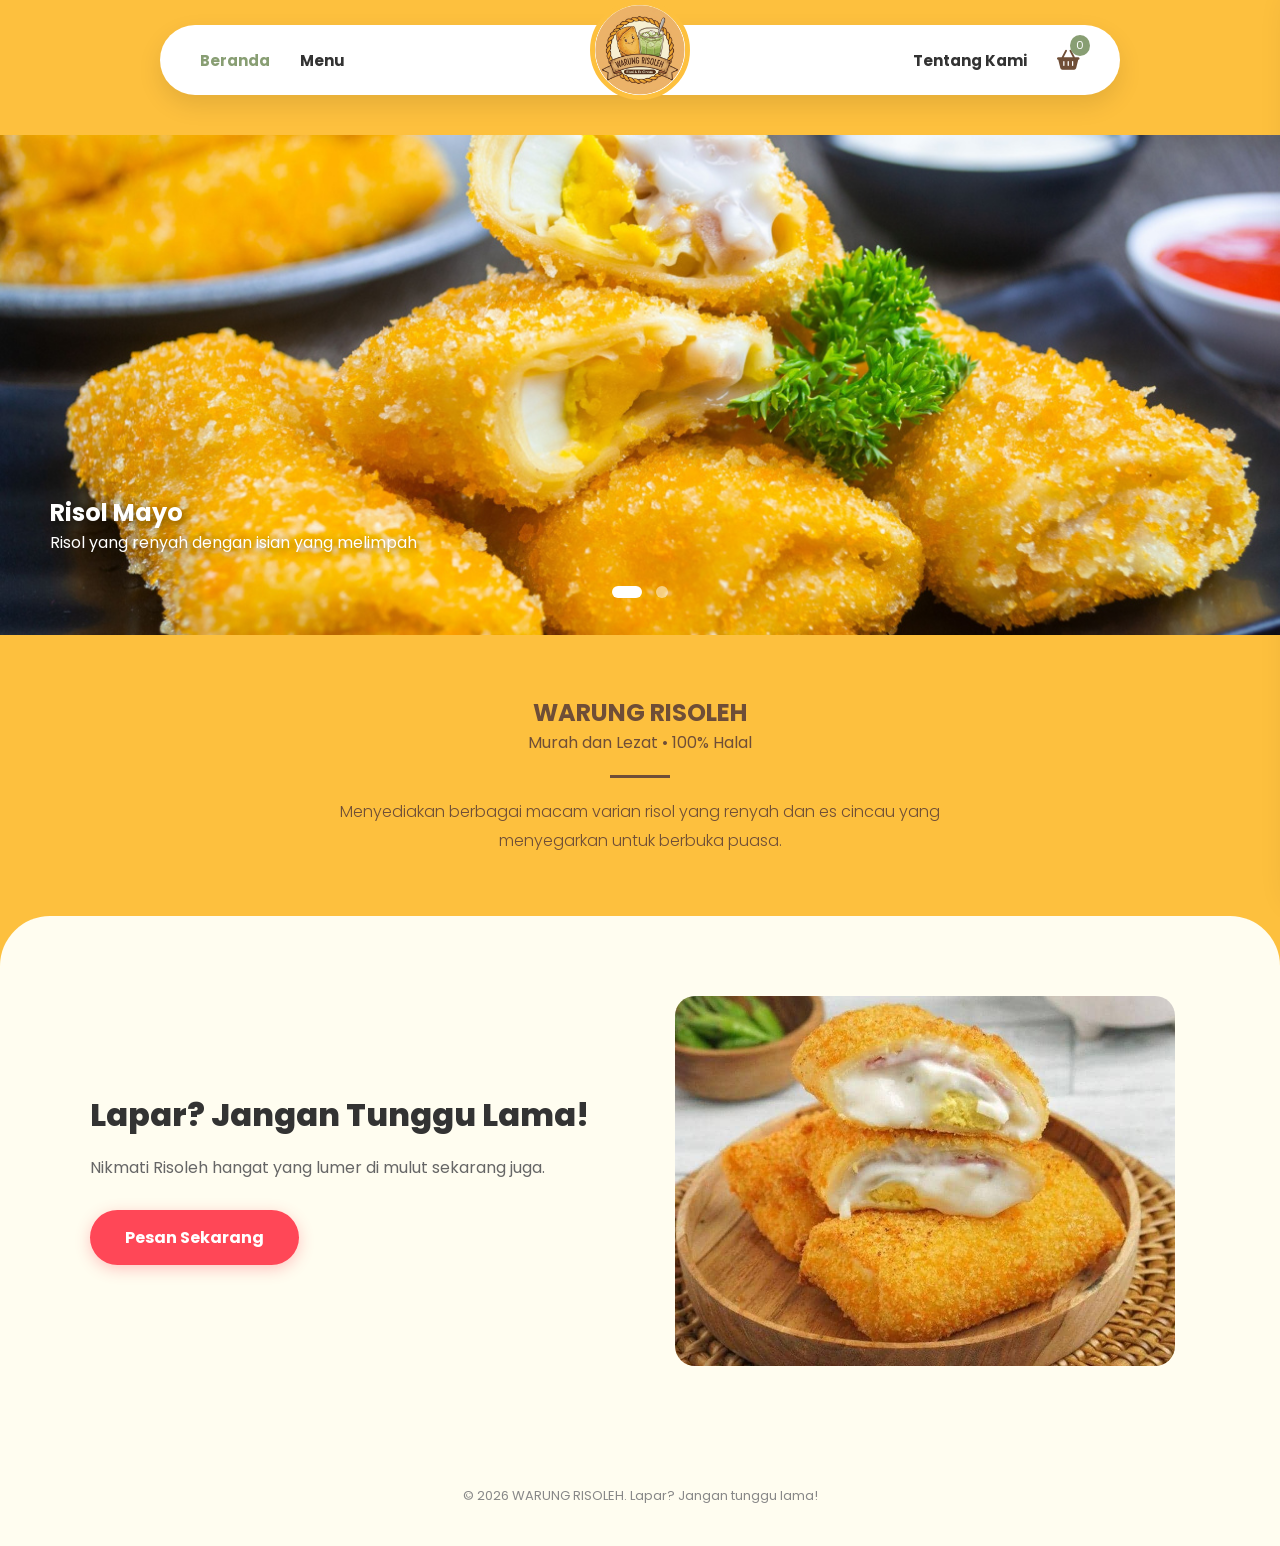
<file: index.html>
<!doctype html>
<html lang="id">
  <head>
    <meta charset="UTF-8" />
    <meta name="viewport" content="width=device-width, initial-scale=1.0" />
    <title>WARUNG RISOLEH | Aneka Risol & Es Cincau</title>
    <link rel="stylesheet" href="style.css" /> 
    <link href="https://fonts.googleapis.com/css2?family=Playfair+Display:wght@700&family=Poppins:wght@300;400;600&display=swap" rel="stylesheet" />
    <link rel="stylesheet" href="https://cdnjs.cloudflare.com/ajax/libs/font-awesome/6.0.0/css/all.min.css">
  </head>
  <body>

    <!-- Header & Navbar Kapsul -->
    <header class="top-header">
      <nav class="navbar-container">
        <div class="nav-pill">
          <div class="nav-left">
            <a href="index.html" class="active">Beranda</a>
            <a href="produk.html">Menu</a>
          </div>
          
          <div class="nav-center">
            <div class="logo-circle" onclick="window.location.href='index.html'">
              <img src="logo risoleh.jpg" alt="Logo">
            </div>
          </div>
          
          <div class="nav-right">
            <a href="kontak.html">Tentang Kami</a>
            <div class="cart-trigger" onclick="openCart()">
              <i class="fa-solid fa-basket-shopping"></i>
              <span id="cart-count">0</span>
            </div>
          </div>
        </div>
      </nav>
    </header>

    <!-- Slider Banner Otomatis -->
    <section class="slider-container">
      <div class="slides">
        <div class="slide active">
          <img src="Resep-Risol-Mayo-Lumer-Cocok-Untuk-Usaha-Kuliner.jpg (2).jpeg" alt="Risol">
          <div class="slide-caption">
            <h2>Risol Mayo</h2>
            <p>Risol yang renyah dengan isian yang melimpah</p>
          </div>
        </div>
        <div class="slide">
          <img src="cincau.png" alt="Es Cincau">
          <div class="slide-caption">
            <h2>Es Cincau</h2>
            <p>Perpaduan sirup, cincau, dan es yang menyegarkan</p>
          </div>
        </div>
      </div>
      <div class="slider-dots">
        <span class="dot active" onclick="currentSlide(0)"></span>
        <span class="dot" onclick="currentSlide(1)"></span>
      </div>
    </section>

    <!-- Deskripsi Brand -->
    <section class="brand-description">
      <h1>WARUNG RISOLEH</h1>
      <p class="sub-text">Murah dan Lezat • 100% Halal</p>
      <div class="line-deco"></div>
      <p class="main-desc">Menyediakan berbagai macam varian risol yang renyah dan es cincau yang menyegarkan untuk berbuka puasa.</p>
    </section>

    <section class="container products-section">
  <div class="hero-content-wrapper">
    <!-- Bagian Kiri: Tulisan & Tombol -->
    <div class="hero-text">
      <h1>Lapar? Jangan Tunggu Lama!</h1>
      <p>Nikmati Risoleh hangat yang lumer di mulut sekarang juga.</p>
      <a href="produk.html" class="btn-pesan">Pesan Sekarang</a>
    </div>

    <!-- Bagian Kanan: Gambar -->
    <div class="hero-image">
      <img src="tips-membuat-risol-mayo-resep-risol-mayo-cara-membuat-kulit-risol-tips-mayonais-tidak-hilang-tips-mayonais-lumer-risol-mayo-simpel-9cde86371d7fc78c91ae80a6ffab250e-f6ce8413b01479537d09f73df91c3703.jpg.jpeg" alt="Foto Produk Risoleh">
    </div>
  </div>
</section>

    <footer>
      <p>&copy; 2026 WARUNG RISOLEH. Lapar? Jangan tunggu lama!</p>
    </footer>

    <!-- Keranjang Belanja (Sidebar) -->
    <div id="cart-sidebar" class="cart-sidebar">
      <div class="cart-header">
        <h2>Keranjang Saya</h2>
        <span class="close-cart" onclick="closeCart()">&times;</span>
      </div>
      <div id="cart-items-container" class="cart-items-list">
        <!-- Item keranjang akan muncul di sini -->
      </div>
      <div class="cart-footer">
        <div class="total-row">
          <span>Total Pembayaran:</span>
          <span id="cart-total-amount">Rp 0</span>
        </div>
        <button class="btn-checkout" onclick="processCheckoutAll()">
          <i class="fa-brands fa-whatsapp"></i> Pesan Sekarang
        </button>
      </div>
    </div>
    <div id="cart-overlay" class="cart-overlay" onclick="closeCart()"></div>

    <script src="script.js"></script>
  </body>
</html>
</file>
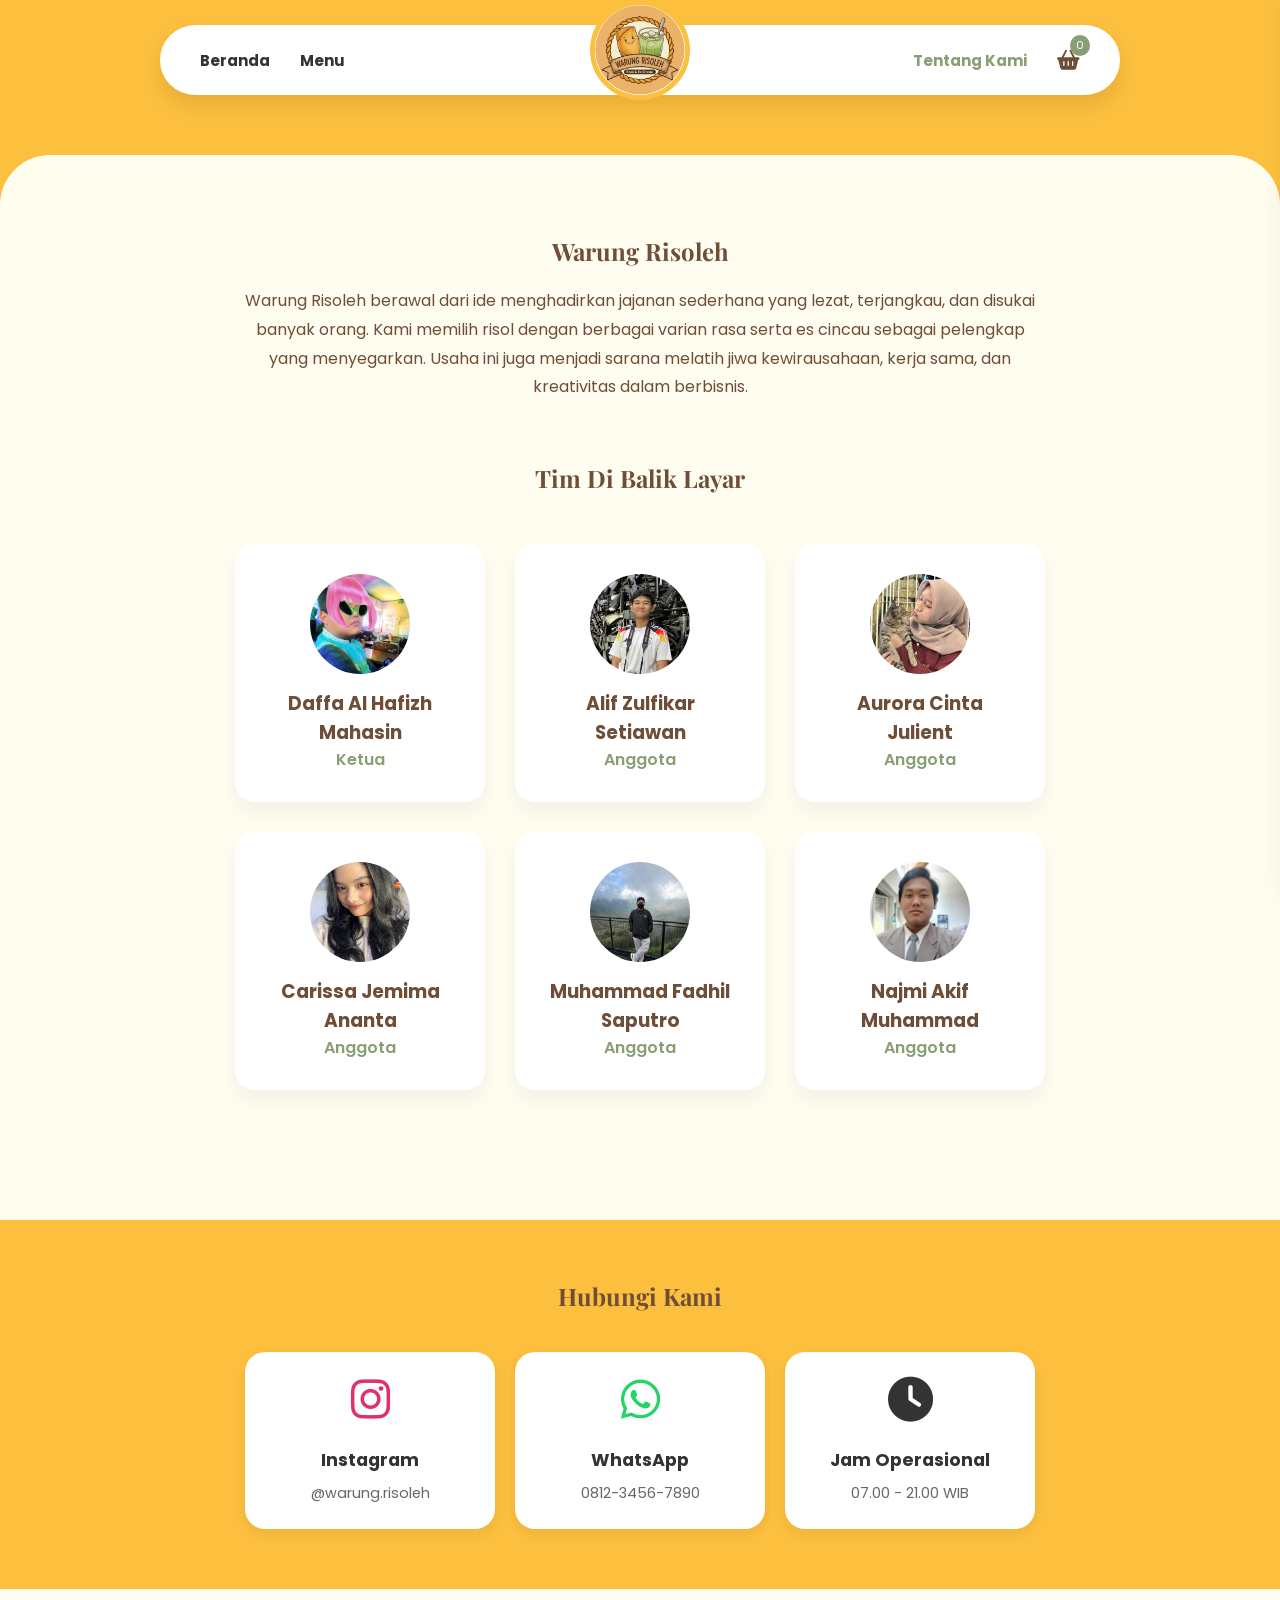
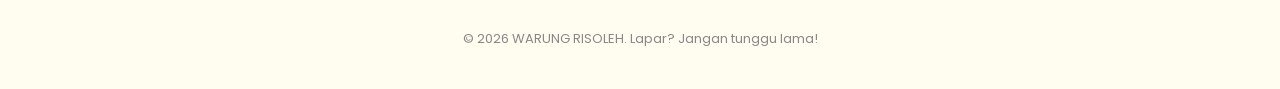
<file: kontak.html>
<!doctype html>
<html lang="id">

<head>
  <meta charset="UTF-8" />
  <meta name="viewport" content="width=device-width, initial-scale=1.0" />
  <title>Tentang & Kontak | WARUNG RISOLEH</title>
  <link rel="stylesheet" href="style.css" />
  <link
    href="https://fonts.googleapis.com/css2?family=Playfair+Display:wght@700&family=Poppins:wght@300;400;600&display=swap"
    rel="stylesheet" />
  <link rel="stylesheet" href="https://cdnjs.cloudflare.com/ajax/libs/font-awesome/6.0.0/css/all.min.css">
  <style>
    /* Style Khusus Halaman Kontak & About */
    .about-section {
      background-color: var(--soft-cream);
      padding: 80px 20px;
      border-radius: 50px 50px 0 0;
      text-align: center;
    }

    .team-grid {
      display: flex;
      /* Mengubah dari grid menjadi flex */
      flex-wrap: wrap;
      /* Mengizinkan kartu turun ke bawah jika layar sempit */
      justify-content: center;
      /* KUNCI UTAMA: Memaksa semua kartu berkumpul di tengah */
      gap: 30px;
      max-width: 1000px;
      margin: 50px auto;
      /* Pastikan margin-right: 20px dihapus! */
      padding: 0 20px;
      /* Memberi sedikit jarak aman di HP */
    }

    .team-card {
      background: white;
      display: flex;
      flex-direction: column;
      align-items: center;
      text-align: center;
      padding: 30px;
      border-radius: 20px;
      box-shadow: 0 10px 20px rgba(0, 0, 0, 0.05);
      transition: 0.3s;
      cursor: pointer;

      /* Tambahan baru: */
      width: 250px;
      /* Memberikan ukuran lebar yang pasti pada setiap kartu */
      flex-grow: 0;
      /* Mencegah kartu melebar sendiri merusak layout */
    }

    .team-card:hover {
      transform: translateY(-10px);
    }

    .team-img {
      width: 100px;
      height: 100px;
      border-radius: 50%;
      background-color: var(--bakery-yellow);
      margin: 0 auto 15px;
      display: flex;
      align-items: center;
      justify-content: center;
      font-size: 40px;
      color: var(--warm-brown);
      overflow: hidden;
    }

    .team-img img {
      width: 100%;
      height: 100%;
      object-fit: cover;
    }

    .contact-wrapper {
      display: flex;
      flex-wrap: wrap;
      gap: 40px;
      max-width: 1000px;
      margin: 60px auto;
      padding: 0 20px;
    }

    .contact-info {
      flex: 1;
      min-width: 300px;
      text-align: left;
    }

    .info-item {
      display: flex;
      align-items: center;
      gap: 15px;
      margin-bottom: 25px;
    }

    .info-item i {
      width: 50px;
      height: 50px;
      background: var(--bakery-yellow);
      border-radius: 50%;
      display: flex;
      align-items: center;
      justify-content: center;
      font-size: 20px;
    }

    .map-container {
      flex: 1;
      min-width: 300px;
      height: 350px;
      background: #eee;
      border-radius: 20px;
      overflow: hidden;
      border: 5px solid white;
      box-shadow: 0 10px 20px rgba(0, 0, 0, 0.1);
    }
  </style>
</head>

<body>

  <header class="top-header">
    <nav class="navbar-container">
      <div class="nav-pill">
        <div class="nav-left">
          <a href="index.html">Beranda</a>
          <a href="produk.html">Menu</a>
        </div>
        <div class="nav-center">
          <div class="logo-circle" onclick="window.location.href='index.html'">
            <img src="logo risoleh.jpg" alt="Logo">
          </div>
        </div>
        <div class="nav-right">
          <a href="kontak.html" class="active">Tentang Kami</a>
          <div class="cart-trigger" onclick="openCart()">
            <i class="fa-solid fa-basket-shopping"></i>
            <span id="cart-count">0</span>
          </div>
        </div>
      </div>
    </nav>
  </header>

  <section class="about-section">
    <div class="container">
      <h1 style="font-family: 'Playfair Display'; margin-bottom: 20px;">Warung Risoleh</h1>
      <p style="max-width: 800px; margin: 0 auto; line-height: 1.8;">
        Warung Risoleh berawal dari ide menghadirkan jajanan sederhana yang lezat, terjangkau, dan disukai banyak orang.
        Kami memilih risol dengan berbagai varian rasa serta es cincau sebagai pelengkap yang menyegarkan. Usaha ini
        juga menjadi sarana melatih jiwa kewirausahaan, kerja sama, dan kreativitas dalam berbisnis.
      </p>

      <h2 style="font-family: 'Playfair Display'; margin-top: 60px;">Tim Di Balik Layar</h2>
      <div class="team-grid">

        <div class="team-card" onclick="window.location.href='profil-daffa.html'">
          <div class="team-img">
            <img src="Daffa.jpg" alt="Foto Profil Daffa" />
          </div>
          <h3>Daffa Al Hafizh Mahasin</h3>
          <p style="color: var(--accent-green); font-weight: 600;">Ketua</p>
        </div>

        <div class="team-card" onclick="window.location.href='profil-alif.html'">
          <div class="team-img">
            <img src="Alif.jpg" alt="Foto Profil Alif" />
          </div>
          <h3>Alif Zulfikar Setiawan</h3>
          <p style="color: var(--accent-green); font-weight: 600;">Anggota</p>
        </div>

        <div class="team-card" onclick="window.location.href='profil-aurora.html'">
          <div class="team-img">
            <img src="Rora.jpg" alt="Foto Profil Aurora" />
          </div>
          <h3>Aurora Cinta Julient</h3>
          <p style="color: var(--accent-green); font-weight: 600;">Anggota</p>
        </div>

        <div class="team-card" onclick="window.location.href='profil-carissa.html'">
          <div class="team-img">
            <img src="Carissa (1).jpg" alt="Foto Profil Carissa" />
          </div>
          <h3>Carissa Jemima Ananta</h3>
          <p style="color: var(--accent-green); font-weight: 600;">Anggota</p>
        </div>

        <div class="team-card" onclick="window.location.href='profil-fadhil.html'">
          <div class="team-img">
            <img src="Fadhil.jpg" alt="Foto Profil Fadhil" />
          </div>
          <h3>Muhammad Fadhil Saputro</h3>
          <p style="color: var(--accent-green); font-weight: 600;">Anggota</p>
        </div>

        <div class="team-card" onclick="window.location.href='profil-akif.html'">
          <div class="team-img">
            <img src="Akif.jpg" alt="Foto Profil Akif" />
          </div>
          <h3>Najmi Akif Muhammad</h3>
          <p style="color: var(--accent-green); font-weight: 600;">Anggota</p>
        </div>

      </div>
    </div>
  </section>

  <section style="padding: 60px 0; background-color: var(--bakery-yellow);">
    <div class="container">
      <h2 style="text-align: center; font-family: 'Playfair Display', serif; margin-bottom: 40px;">Hubungi Kami</h2>

      <div class="contact-grid">

        <a href="https://www.instagram.com/warung.risoleh?igsh=MnlmNjljb2g2bmw2" target="_blank" class="contact-card">
          <i class="fa-brands fa-instagram" style="color: #E1306C;"></i>
          <h4>Instagram</h4>
          <p>@warung.risoleh</p>
        </a>

        <a href="https://wa.me/6281235832752?text=Halo%20Risoleh,%20saya%20ingin%20memesan" target="_blank"
          class="contact-card">
          <i class="fa-brands fa-whatsapp" style="color: #25D366;"></i>
          <h4>WhatsApp</h4>
          <p>0812-3456-7890</p>
        </a>

        <div class="contact-card no-hover">
          <i class="fa-solid fa-clock" style="color: #333;"></i>
          <h4>Jam Operasional</h4>
          <p>07.00 - 21.00 WIB</p>
        </div>

      </div>
    </div>
  </section>

  <footer>
    <p>&copy; 2026 WARUNG RISOLEH. Lapar? Jangan tunggu lama!</p>
  </footer>

  <div id="cart-sidebar" class="cart-sidebar">
    <div class="cart-header">
      <h2>Keranjang Saya</h2>
      <span class="close-cart" onclick="closeCart()">&times;</span>
    </div>
    <div id="cart-items-container" class="cart-items-list"></div>
    <div class="cart-footer">
      <div class="total-row">
        <span>Total:</span>
        <span id="cart-total-amount">Rp 0</span>
      </div>
      <button class="btn-checkout" onclick="processCheckoutAll()">
        <i class="fa-brands fa-whatsapp"></i> Pesan Sekarang
      </button>
    </div>
  </div>
  <div id="cart-overlay" class="cart-overlay" onclick="closeCart()"></div>

  <script src="script.js"></script>
  <script>
    // Inisialisasi UI Keranjang saat halaman dimuat
    document.addEventListener("DOMContentLoaded", () => {
      updateCartUI();
    });
  </script>
</body>

</html>
</file>
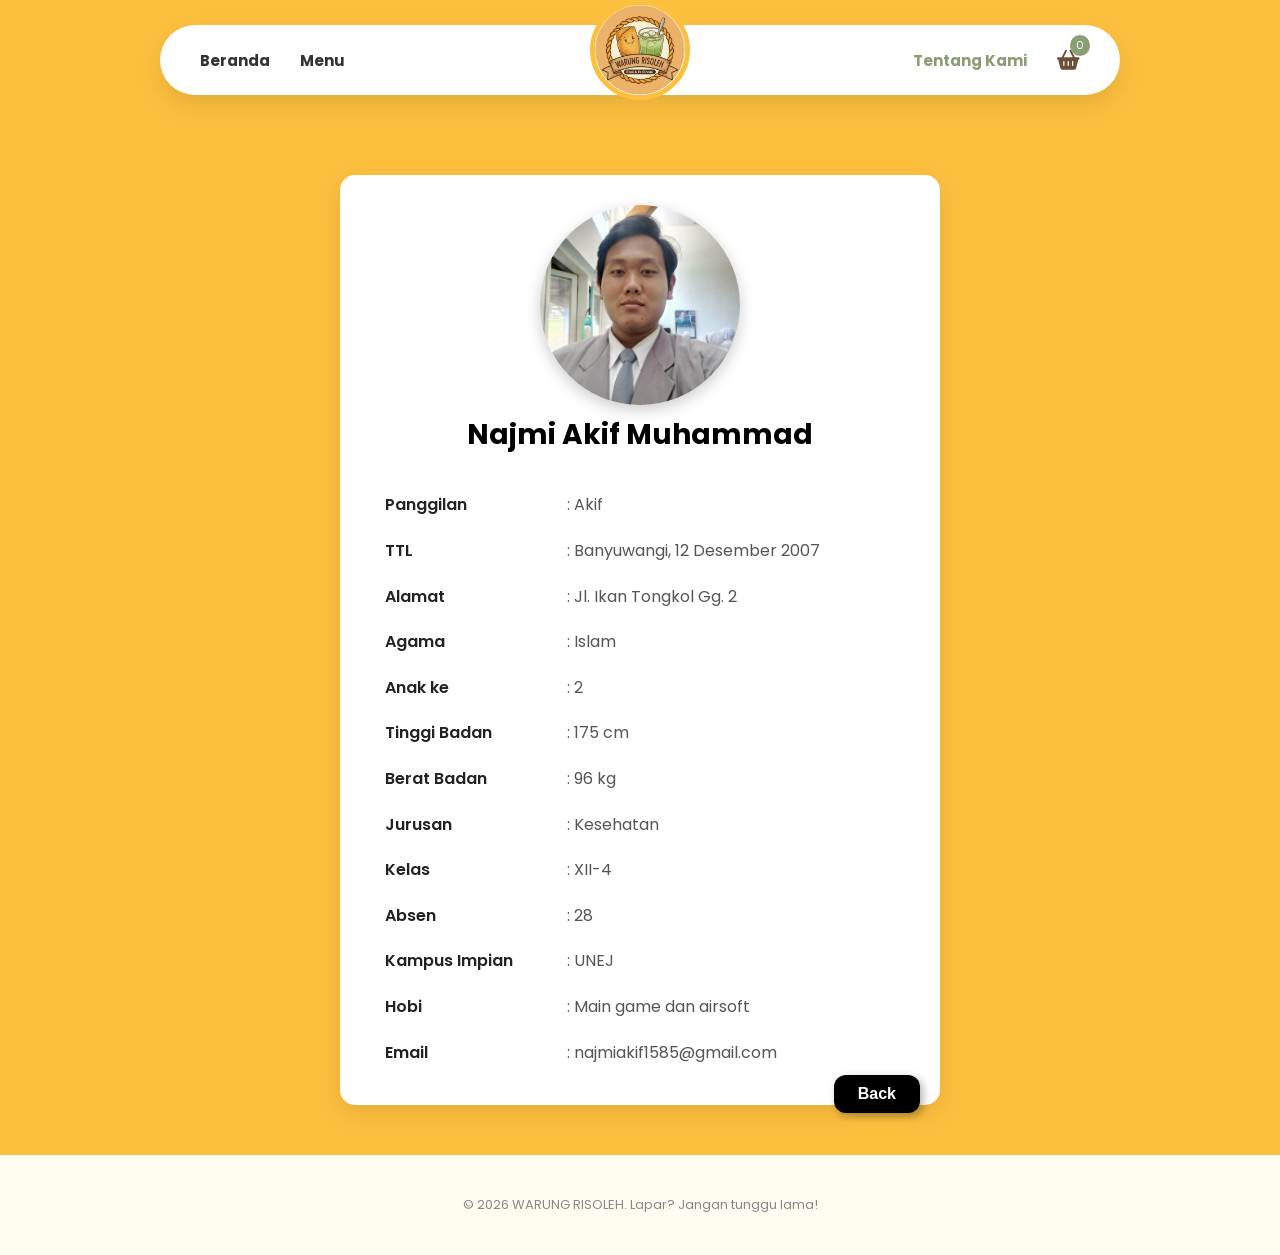
<file: profil-akif.html>
<!doctype html>
<html lang="id">
  <head>
    <meta charset="UTF-8" />
    <meta name="viewport" content="width=device-width, initial-scale=1.0" />
    <title>Tentang & Kontak | DAPUR MANIS</title>
    <link rel="stylesheet" href="style.css" /> 
    <link href="https://fonts.googleapis.com/css2?family=Playfair+Display:wght@700&family=Poppins:wght@300;400;600&display=swap" rel="stylesheet" />
    <link rel="stylesheet" href="https://cdnjs.cloudflare.com/ajax/libs/font-awesome/6.0.0/css/all.min.css">
    <style>
        .profile {
      max-width: 600px;
      margin: 20px auto;
      margin-bottom: 50px;
      line-height: 1.6;
      background-color: #ffffff;
      padding: 30px 40px;
      border-radius: 15px;
      box-shadow: 0 8px 25px rgba(0, 0, 0, 0.1);
      text-align: center;
      opacity: 0;
      transform: translateY(30px);
      animation: fadeIn 1.2s ease-out forwards;
    }
    .profile img {
      width: 200px;
      height: 200px;
      object-fit: cover;
      border-radius: 50%;
      box-shadow: 0 5px 15px rgba(0, 0, 0, 0.2);
    }
    .profile h3 {
      margin-bottom: 25px;
      font-size: 28px;
      color: #000000;
    }
    .table {
      width: 100%;
      margin: 0 auto;
      border-collapse: collapse;
      text-align: left;
    }
    .table td {
      padding: 10px 5px;
      font-size: 16px;
      color: #555;
    }
    .table td:first-child {
      font-weight: 600;
      width: 35%;
      color: #222;
    }
    @keyframes fadeIn {
      to {
        opacity: 1;
        transform: translateY(0);
      }
    }

    .btn-back {
    position: absolute;
    right: 20px;
    padding: 10px 24px;
    border: none;
    background-color: #000000;
    color: white;
    border-radius: 12px;
    cursor: pointer;
    font-weight: 700;
    font-size: 16px;
    box-shadow: 3px 3px 8px rgba(0, 0, 0, 0.3);
    transition: background-color 0.3s ease, box-shadow 0.3s ease;
  }

  .btn-back:hover {
    background-color: #333333;
    box-shadow: 4px 4px 12px rgba(0, 0, 0, 0.5);
  }
  </style>
</head>
  <body>

    <!-- Header & Navbar Kapsul -->
    <header class="top-header">
      <nav class="navbar-container">
        <div class="nav-pill">
          <div class="nav-left">
            <a href="index.html" >Beranda</a>
            <a href="produk.html">Menu</a>
          </div>
          
          <div class="nav-center">
            <div class="logo-circle" onclick="window.location.href='index.html'">
              <img src="logo risoleh.jpg" alt="Logo">
            </div>
          </div>
          
          <div class="nav-right">
             <a href="kontak.html" class="active">Tentang Kami</a>
            <div class="cart-trigger" onclick="openCart()">
              <i class="fa-solid fa-basket-shopping"></i>
              <span id="cart-count">0</span>
            </div>
          </div>
        </div>
      </nav>
    </header>

    <div class="profile">
        <img
          src="Akif.jpg"
          alt="Foto Profil Detail"
        />
        <h3>Najmi Akif Muhammad </h3>
        <table class="table">
                <tr>
                    <td>Panggilan</td>
                    <td>: Akif</td>
                </tr>
                <tr>
                    <td>TTL</td>
                    <td>: Banyuwangi, 12 Desember 2007</td>
                </tr>
                <tr>
                    <td>Alamat</td>
                    <td>: Jl. Ikan Tongkol Gg. 2</td>
                </tr>
                <tr>
                    <td>Agama</td>
                    <td>
                        : Islam</td>
                </tr>
                <tr>
                    <td>Anak ke</td>
                    <td>
                        : 2</td>
                </tr>
                <tr>
                    <td>Tinggi Badan</td>
                    <td>
                        : 175 cm</td>
                </tr>
                <tr>
                    <td>Berat Badan</td>
                    <td>
                        : 96 kg</td>
                </tr>
                <tr>
                    <td>Jurusan</td>
                    <td>
                        : Kesehatan</td>
                </tr>
                <tr>
                    <td>Kelas</td>
                    <td>
                        : XII-4</td>
                </tr>
                <tr>
                    <td>Absen</td>
                    <td>
                        : 28</td>
                </tr>
                <tr>
                    <td>Kampus Impian</td>
                    <td>
                        : UNEJ</td>
                </tr>
                <tr>
                    <td>Hobi</td>
                    <td>: Main game dan airsoft</td>
                </tr>
                <tr>
                    <td>Email</td>
                    <td>
                        : najmiakif1585@gmail.com</td>
                </tr>
            </table>
            <button class="btn-back" onclick="history.back()">Back</button>
    </div>
    
    <footer>
      <p>&copy; 2026 WARUNG RISOLEH. Lapar? Jangan tunggu lama!</p>
    </footer>
</file>
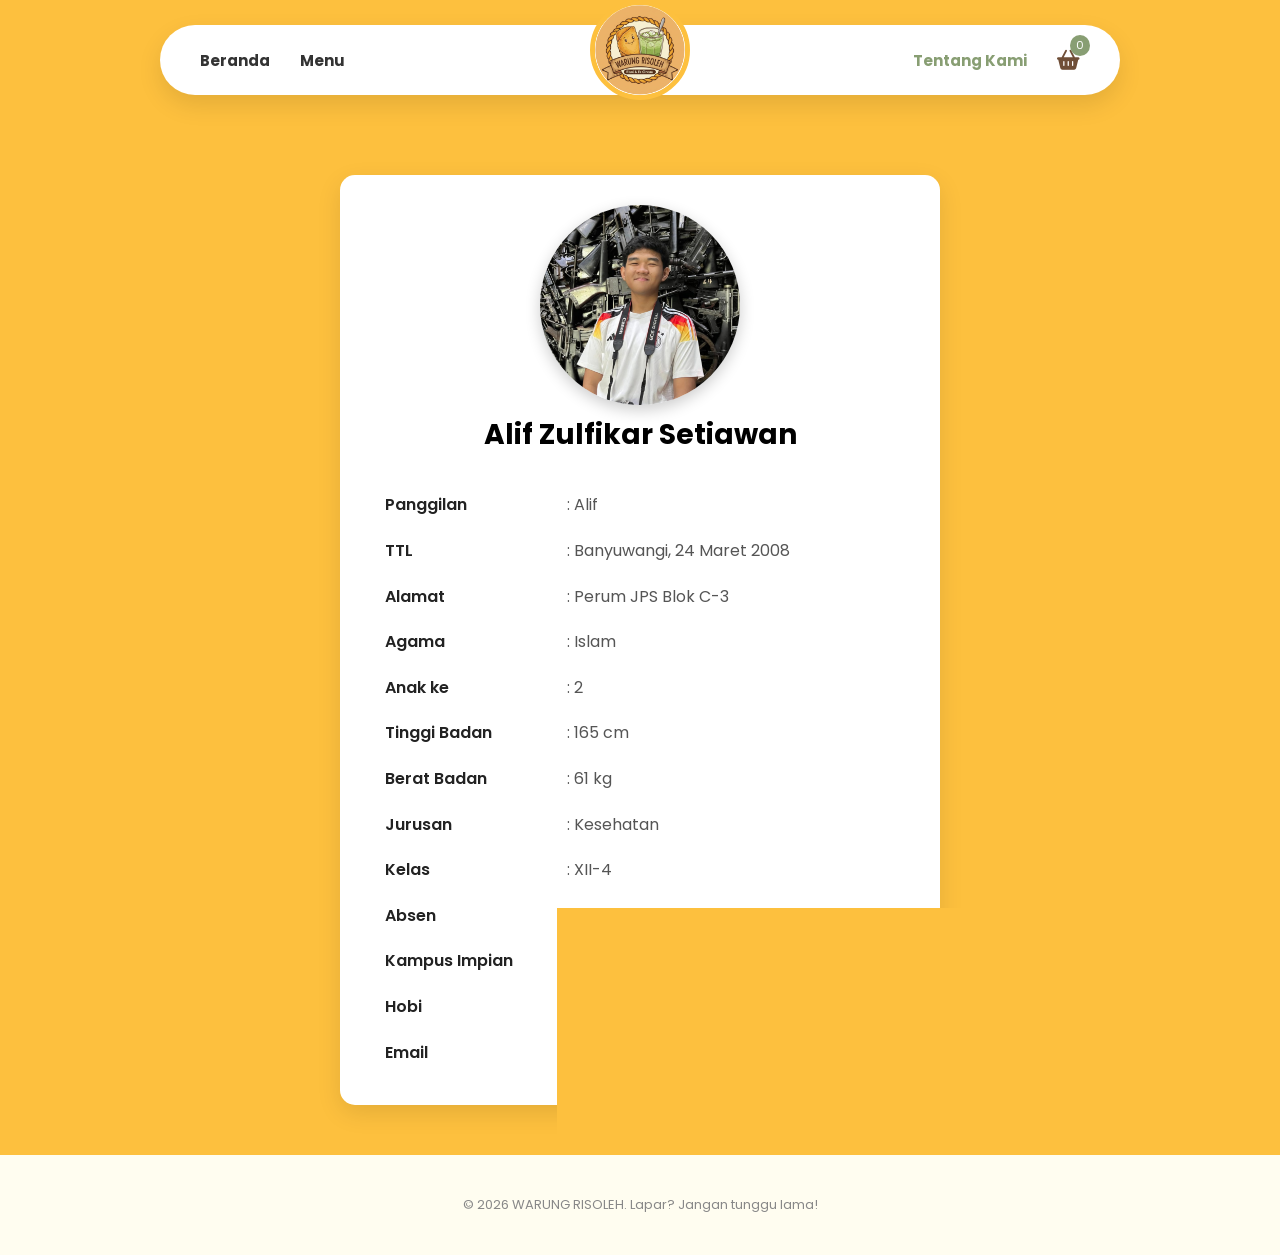
<file: profil-alif.html>
<!doctype html>
<html lang="id">
  <head>
    <meta charset="UTF-8" />
    <meta name="viewport" content="width=device-width, initial-scale=1.0" />
    <title>Tentang & Kontak | DAPUR MANIS</title>
    <link rel="stylesheet" href="style.css" /> 
    <link href="https://fonts.googleapis.com/css2?family=Playfair+Display:wght@700&family=Poppins:wght@300;400;600&display=swap" rel="stylesheet" />
    <link rel="stylesheet" href="https://cdnjs.cloudflare.com/ajax/libs/font-awesome/6.0.0/css/all.min.css">
    <style>
        .profile {
      max-width: 600px;
      margin: 20px auto;
      margin-bottom: 50px;
      line-height: 1.6;
      background-color: #ffffff;
      padding: 30px 40px;
      border-radius: 15px;
      box-shadow: 0 8px 25px rgba(0, 0, 0, 0.1);
      text-align: center;
      opacity: 0;
      transform: translateY(30px);
      animation: fadeIn 1.2s ease-out forwards;
    }
    .profile img {
      width: 200px;
      height: 200px;
      object-fit: cover;
      border-radius: 50%;
      box-shadow: 0 5px 15px rgba(0, 0, 0, 0.2);
    }
    .profile h3 {
      margin-bottom: 25px;
      font-size: 28px;
      color: #000000;
    }
    .table {
      width: 100%;
      margin: 0 auto;
      border-collapse: collapse;
      text-align: left;
    }
    .table td {
      padding: 10px 5px;
      font-size: 16px;
      color: #555;
    }
    .table td:first-child {
      font-weight: 600;
      width: 35%;
      color: #222;
    }
    @keyframes fadeIn {
      to {
        opacity: 1;
        transform: translateY(0);
      }
    }

    .btn-back {
    position: absolute;
    right: 20px;
    padding: 10px 24px;
    border: none;
    background-color: #000000;
    color: white;
    border-radius: 12px;
    cursor: pointer;
    font-weight: 700;
    font-size: 16px;
    box-shadow: 3px 3px 8px rgba(0, 0, 0, 0.3);
    transition: background-color 0.3s ease, box-shadow 0.3s ease;
  }

  .btn-back:hover {
    background-color: #333333;
    box-shadow: 4px 4px 12px rgba(0, 0, 0, 0.5);
  }
  </style>
</head>
  <body>

    <!-- Header & Navbar Kapsul -->
    <header class="top-header">
      <nav class="navbar-container">
        <div class="nav-pill">
          <div class="nav-left">
            <a href="index.html" >Beranda</a>
            <a href="produk.html">Menu</a>
          </div>
          
          <div class="nav-center">
            <div class="logo-circle" onclick="window.location.href='index.html'">
              <img src="logo risoleh.jpg" alt="Logo">
            </div>
          </div>
          
          <div class="nav-right">
             <a href="kontak.html" class="active">Tentang Kami</a>
            <div class="cart-trigger" onclick="openCart()">
              <i class="fa-solid fa-basket-shopping"></i>
              <span id="cart-count">0</span>
            </div>
          </div>
        </div>
      </nav>
    </header>

    <div class="profile">
        <img
          src="Alif.jpg"
          alt="Foto Profil Detail"
        />
        <h3>Alif Zulfikar Setiawan</h3>
        <table class="table">
                <tr>
                    <td>Panggilan</td>
                    <td>: Alif</td>
                </tr>
                <tr>
                    <td>TTL</td>
                    <td>: Banyuwangi, 24 Maret 2008</td>
                </tr>
                <tr>
                    <td>Alamat</td>
                    <td>: Perum JPS Blok C-3</td>
                </tr>
                <tr>
                    <td>Agama</td>
                    <td>
                        : Islam</td>
                </tr>
                <tr>
                    <td>Anak ke</td>
                    <td>
                        : 2</td>
                </tr>
                <tr>
                    <td>Tinggi Badan</td>
                    <td>
                        : 165 cm</td>
                </tr>
                <tr>
                    <td>Berat Badan</td>
                    <td>
                        : 61 kg</td>
                </tr>
                <tr>
                    <td>Jurusan</td>
                    <td>
                        : Kesehatan</td>
                </tr>
                <tr>
                    <td>Kelas</td>
                    <td>
                        : XII-4</td>
                </tr>
                <tr>
                    <td>Absen</td>
                    <td>
                        : 02</td>
                </tr>
                <tr>
                    <td>Kampus Impian</td>
                    <td>
                        : UGM</td>
                </tr>
                <tr>
                    <td>Hobi</td>
                    <td>: Nyanyi lagu kahitna</td>
                </tr>
                <tr>
                    <td>Email</td>
                    <td>
                        : alifzs2008@gmail.com</td>
                </tr>
            </table>
            <button class="btn-back" onclick="history.back()">Back</button>
    </div>
    
    <footer>
      <p>&copy; 2026 WARUNG RISOLEH. Lapar? Jangan tunggu lama!</p>
    </footer>
</file>
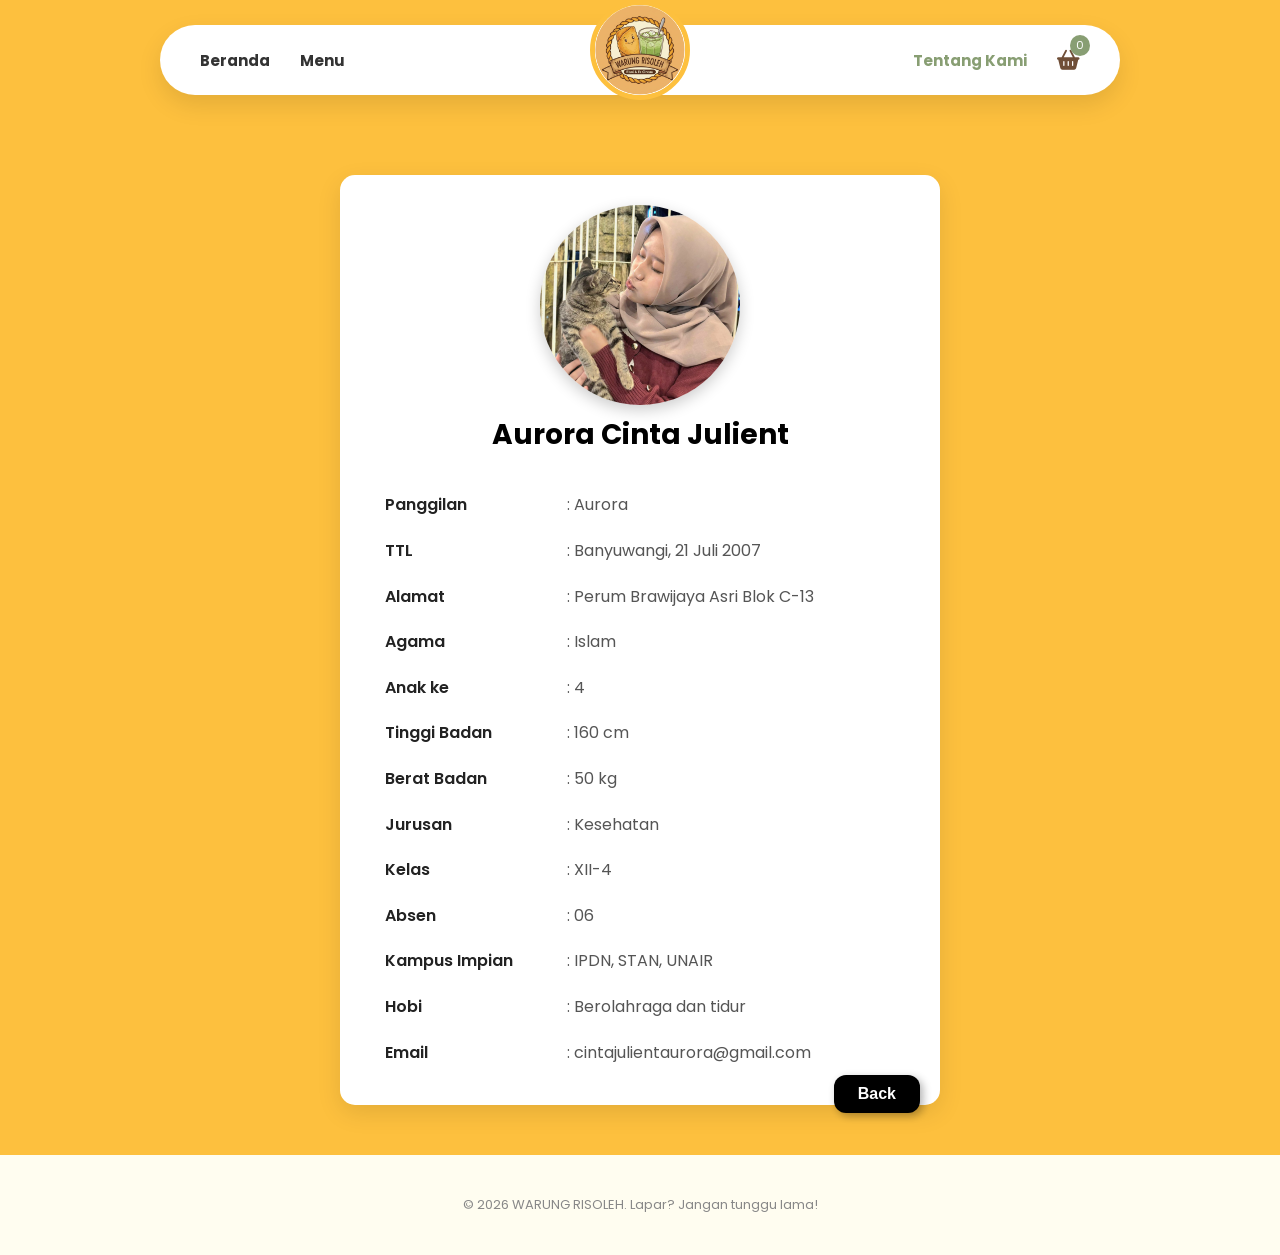
<file: profil-aurora.html>
<!doctype html>
<html lang="id">
  <head>
    <meta charset="UTF-8" />
    <meta name="viewport" content="width=device-width, initial-scale=1.0" />
    <title>Tentang & Kontak | DAPUR MANIS</title>
    <link rel="stylesheet" href="style.css" /> 
    <link href="https://fonts.googleapis.com/css2?family=Playfair+Display:wght@700&family=Poppins:wght@300;400;600&display=swap" rel="stylesheet" />
    <link rel="stylesheet" href="https://cdnjs.cloudflare.com/ajax/libs/font-awesome/6.0.0/css/all.min.css">
    <style>
        .profile {
      max-width: 600px;
      margin: 20px auto;
      margin-bottom: 50px;
      line-height: 1.6;
      background-color: #ffffff;
      padding: 30px 40px;
      border-radius: 15px;
      box-shadow: 0 8px 25px rgba(0, 0, 0, 0.1);
      text-align: center;
      opacity: 0;
      transform: translateY(30px);
      animation: fadeIn 1.2s ease-out forwards;
    }
    .profile img {
      width: 200px;
      height: 200px;
      object-fit: cover;
      border-radius: 50%;
      box-shadow: 0 5px 15px rgba(0, 0, 0, 0.2);
    }
    .profile h3 {
      margin-bottom: 25px;
      font-size: 28px;
      color: #000000;
    }
    .table {
      width: 100%;
      margin: 0 auto;
      border-collapse: collapse;
      text-align: left;
    }
    .table td {
      padding: 10px 5px;
      font-size: 16px;
      color: #555;
    }
    .table td:first-child {
      font-weight: 600;
      width: 35%;
      color: #222;
    }
    @keyframes fadeIn {
      to {
        opacity: 1;
        transform: translateY(0);
      }
    }

    .btn-back {
    position: absolute;
    right: 20px;
    padding: 10px 24px;
    border: none;
    background-color: #000000;
    color: white;
    border-radius: 12px;
    cursor: pointer;
    font-weight: 700;
    font-size: 16px;
    box-shadow: 3px 3px 8px rgba(0, 0, 0, 0.3);
    transition: background-color 0.3s ease, box-shadow 0.3s ease;
  }

  .btn-back:hover {
    background-color: #333333;
    box-shadow: 4px 4px 12px rgba(0, 0, 0, 0.5);
  }
  </style>
</head>
  <body>

    <!-- Header & Navbar Kapsul -->
    <header class="top-header">
      <nav class="navbar-container">
        <div class="nav-pill">
          <div class="nav-left">
            <a href="index.html" >Beranda</a>
            <a href="produk.html">Menu</a>
          </div>
          
          <div class="nav-center">
            <div class="logo-circle" onclick="window.location.href='index.html'">
              <img src="logo risoleh.jpg" alt="Logo">
            </div>
          </div>
          
          <div class="nav-right">
             <a href="kontak.html" class="active">Tentang Kami</a>
            <div class="cart-trigger" onclick="openCart()">
              <i class="fa-solid fa-basket-shopping"></i>
              <span id="cart-count">0</span>
            </div>
          </div>
        </div>
      </nav>
    </header>

    <div class="profile">
        <img
          src="Rora.jpg"
          alt="Foto Profil Detail"
        />
        <h3>Aurora Cinta Julient</h3>
        <table class="table">
                <tr>
                    <td>Panggilan</td>
                    <td>: Aurora</td>
                </tr>
                <tr>
                    <td>TTL</td>
                    <td>: Banyuwangi, 21 Juli 2007</td>
                </tr>
                <tr>
                    <td>Alamat</td>
                    <td>: Perum Brawijaya Asri Blok C-13</td>
                </tr>
                <tr>
                    <td>Agama</td>
                    <td>
                        : Islam</td>
                </tr>
                <tr>
                    <td>Anak ke</td>
                    <td>
                        : 4</td>
                </tr>
                <tr>
                    <td>Tinggi Badan</td>
                    <td>
                        : 160 cm</td>
                </tr>
                <tr>
                    <td>Berat Badan</td>
                    <td>
                        : 50 kg</td>
                </tr>
                <tr>
                    <td>Jurusan</td>
                    <td>
                        : Kesehatan</td>
                </tr>
                <tr>
                    <td>Kelas</td>
                    <td>
                        : XII-4</td>
                </tr>
                <tr>
                    <td>Absen</td>
                    <td>
                        : 06</td>
                </tr>
                <tr>
                    <td>Kampus Impian</td>
                    <td>
                        : IPDN, STAN, UNAIR</td>
                </tr>
                <tr>
                    <td>Hobi</td>
                    <td>: Berolahraga dan tidur</td>
                </tr>
                <tr>
                    <td>Email</td>
                    <td>
                        : cintajulientaurora@gmail.com</td>
                </tr>
            </table>
            <button class="btn-back" onclick="history.back()">Back</button>
    </div>
    
    <footer>
      <p>&copy; 2026 WARUNG RISOLEH. Lapar? Jangan tunggu lama!</p>
    </footer>
</file>
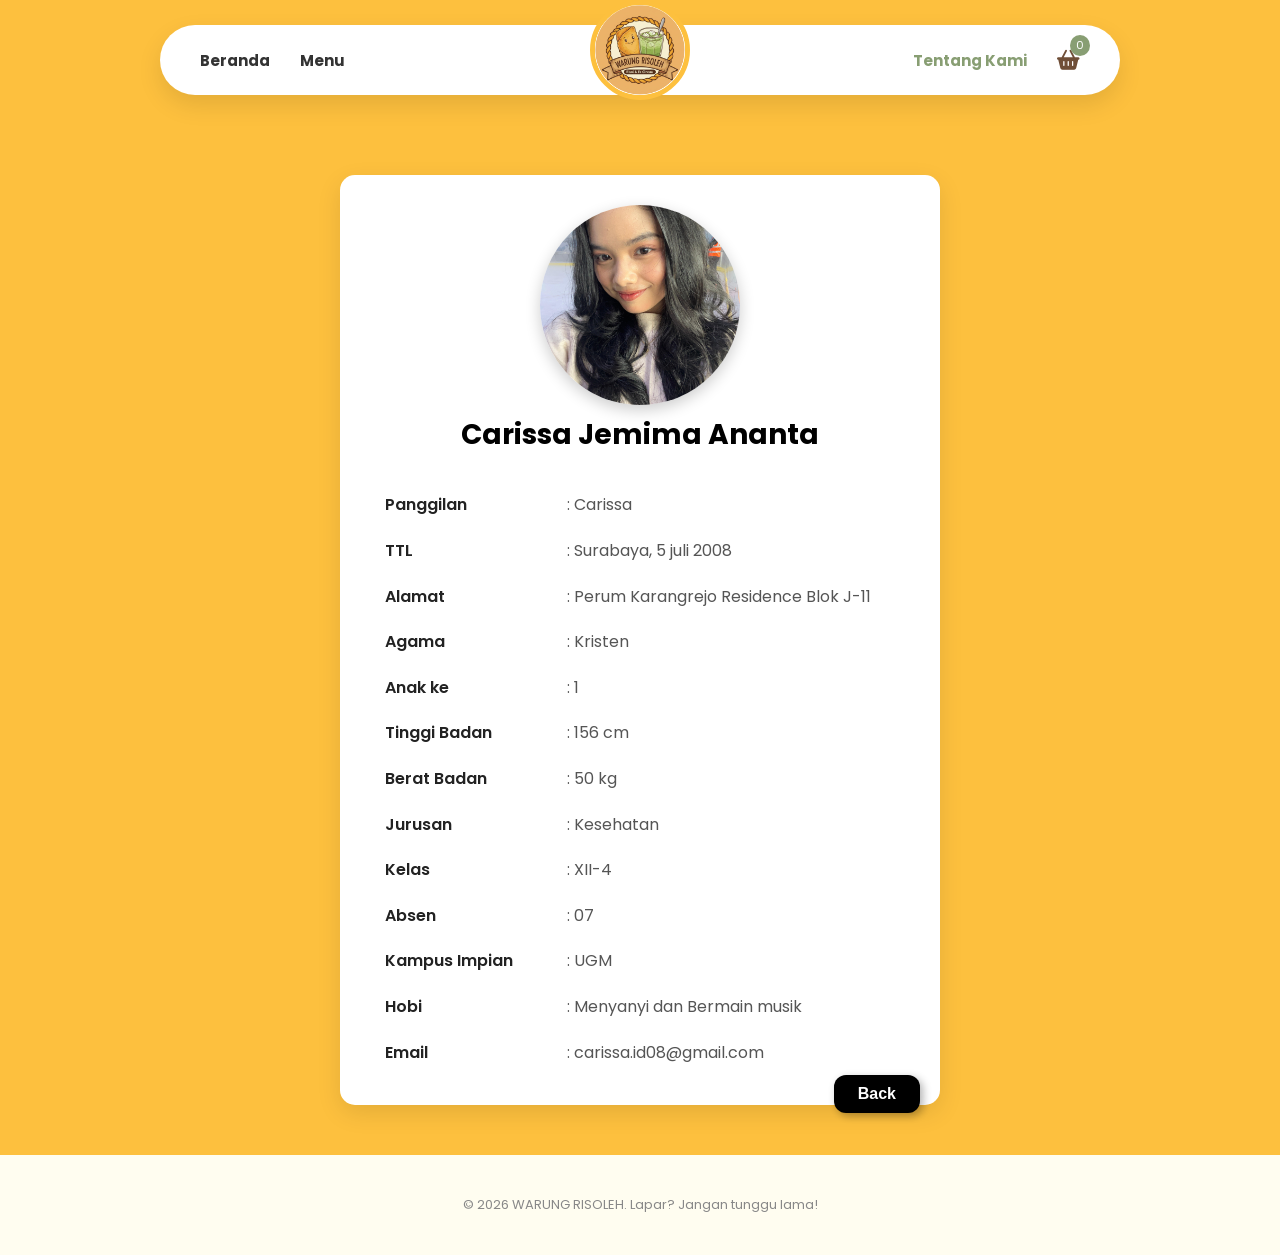
<file: profil-carissa.html>
<!doctype html>
<html lang="id">
  <head>
    <meta charset="UTF-8" />
    <meta name="viewport" content="width=device-width, initial-scale=1.0" />
    <title>Tentang & Kontak | DAPUR MANIS</title>
    <link rel="stylesheet" href="style.css" /> 
    <link href="https://fonts.googleapis.com/css2?family=Playfair+Display:wght@700&family=Poppins:wght@300;400;600&display=swap" rel="stylesheet" />
    <link rel="stylesheet" href="https://cdnjs.cloudflare.com/ajax/libs/font-awesome/6.0.0/css/all.min.css">
    <style>
        .profile {
      max-width: 600px;
      margin: 20px auto;
      margin-bottom: 50px;
      line-height: 1.6;
      background-color: #ffffff;
      padding: 30px 40px;
      border-radius: 15px;
      box-shadow: 0 8px 25px rgba(0, 0, 0, 0.1);
      text-align: center;
      opacity: 0;
      transform: translateY(30px);
      animation: fadeIn 1.2s ease-out forwards;
    }
    .profile img {
      width: 200px;
      height: 200px;
      object-fit: cover;
      border-radius: 50%;
      box-shadow: 0 5px 15px rgba(0, 0, 0, 0.2);
    }
    .profile h3 {
      margin-bottom: 25px;
      font-size: 28px;
      color: #000000;
    }
    .table {
      width: 100%;
      margin: 0 auto;
      border-collapse: collapse;
      text-align: left;
    }
    .table td {
      padding: 10px 5px;
      font-size: 16px;
      color: #555;
    }
    .table td:first-child {
      font-weight: 600;
      width: 35%;
      color: #222;
    }
    @keyframes fadeIn {
      to {
        opacity: 1;
        transform: translateY(0);
      }
    }

    .btn-back {
    position: absolute;
    right: 20px;
    padding: 10px 24px;
    border: none;
    background-color: #000000;
    color: white;
    border-radius: 12px;
    cursor: pointer;
    font-weight: 700;
    font-size: 16px;
    box-shadow: 3px 3px 8px rgba(0, 0, 0, 0.3);
    transition: background-color 0.3s ease, box-shadow 0.3s ease;
  }

  .btn-back:hover {
    background-color: #333333;
    box-shadow: 4px 4px 12px rgba(0, 0, 0, 0.5);
  }
  </style>
</head>
  <body>

    <!-- Header & Navbar Kapsul -->
    <header class="top-header">
      <nav class="navbar-container">
        <div class="nav-pill">
          <div class="nav-left">
            <a href="index.html" >Beranda</a>
            <a href="produk.html">Menu</a>
          </div>
          
          <div class="nav-center">
            <div class="logo-circle" onclick="window.location.href='index.html'">
              <img src="logo risoleh.jpg" alt="Logo">
            </div>
          </div>
          
          <div class="nav-right">
             <a href="kontak.html" class="active">Tentang Kami</a>
            <div class="cart-trigger" onclick="openCart()">
              <i class="fa-solid fa-basket-shopping"></i>
              <span id="cart-count">0</span>
            </div>
          </div>
        </div>
      </nav>
    </header>

    <div class="profile">
        <img
          src="Carissa (1).jpg"
          alt="Foto Profil Detail"
        />
        <h3>Carissa Jemima Ananta</h3>
        <table class="table">
                <tr>
                    <td>Panggilan</td>
                    <td>: Carissa</td>
                </tr>
                <tr>
                    <td>TTL</td>
                    <td>: Surabaya, 5 juli 2008</td>
                </tr>
                <tr>
                    <td>Alamat</td>
                    <td>: Perum Karangrejo Residence Blok J-11</td>
                </tr>
                <tr>
                    <td>Agama</td>
                    <td>
                        : Kristen</td>
                </tr>
                <tr>
                    <td>Anak ke</td>
                    <td>
                        : 1</td>
                </tr>
                <tr>
                    <td>Tinggi Badan</td>
                    <td>
                        : 156 cm</td>
                </tr>
                <tr>
                    <td>Berat Badan</td>
                    <td>
                        : 50 kg</td>
                </tr>
                <tr>
                    <td>Jurusan</td>
                    <td>
                        : Kesehatan</td>
                </tr>
                <tr>
                    <td>Kelas</td>
                    <td>
                        : XII-4</td>
                </tr>
                <tr>
                    <td>Absen</td>
                    <td>
                        : 07</td>
                </tr>
                <tr>
                    <td>Kampus Impian</td>
                    <td>
                        : UGM</td>
                </tr>
                <tr>
                    <td>Hobi</td>
                    <td>: Menyanyi dan Bermain musik</td>
                </tr>
                <tr>
                    <td>Email</td>
                    <td>
                        : carissa.id08@gmail.com</td>
                </tr>
            </table>
            <button class="btn-back" onclick="history.back()">Back</button>
    </div>
    
    <footer>
      <p>&copy; 2026 WARUNG RISOLEH. Lapar? Jangan tunggu lama!</p>
    </footer>
</file>
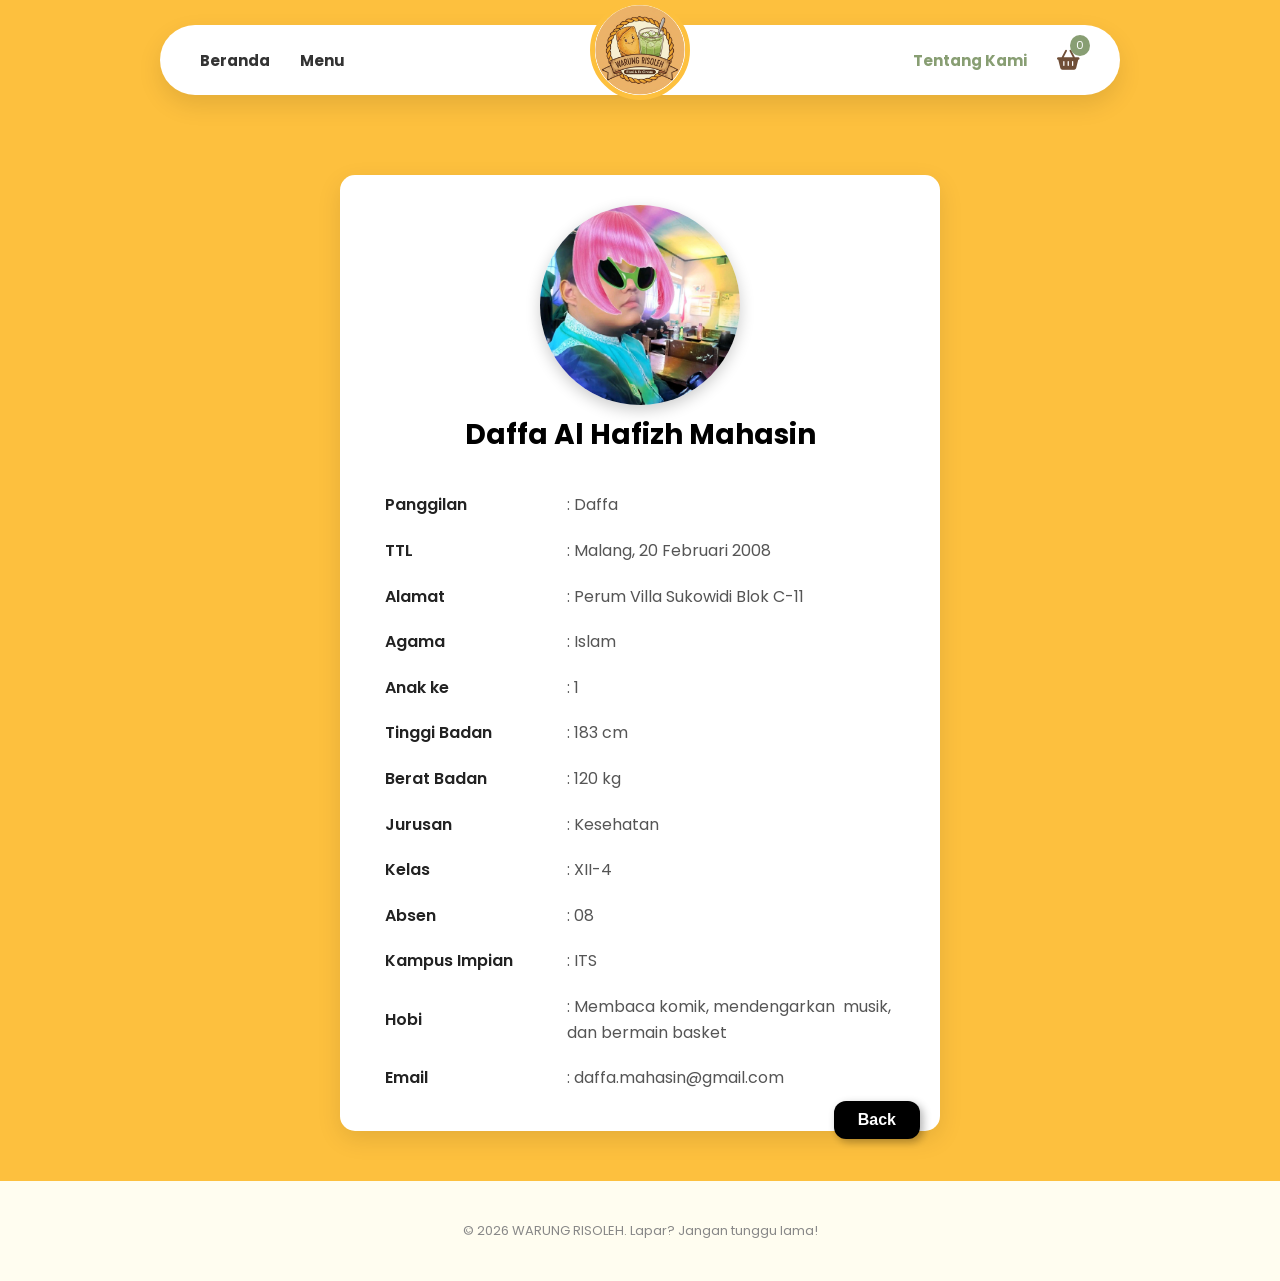
<file: profil-daffa.html>
<!doctype html>
<html lang="id">
  <head>
    <meta charset="UTF-8" />
    <meta name="viewport" content="width=device-width, initial-scale=1.0" />
    <title>Tentang & Kontak | DAPUR MANIS</title>
    <link rel="stylesheet" href="style.css" /> 
    <link href="https://fonts.googleapis.com/css2?family=Playfair+Display:wght@700&family=Poppins:wght@300;400;600&display=swap" rel="stylesheet" />
    <link rel="stylesheet" href="https://cdnjs.cloudflare.com/ajax/libs/font-awesome/6.0.0/css/all.min.css">
    <style>
        .profile {
      max-width: 600px;
      margin: 20px auto;
      margin-bottom: 50px;
      line-height: 1.6;
      background-color: #ffffff;
      padding: 30px 40px;
      border-radius: 15px;
      box-shadow: 0 8px 25px rgba(0, 0, 0, 0.1);
      text-align: center;
      opacity: 0;
      transform: translateY(30px);
      animation: fadeIn 1.2s ease-out forwards;
    }
    .profile img {
      width: 200px;
      height: 200px;
      object-fit: cover;
      border-radius: 50%;
      box-shadow: 0 5px 15px rgba(0, 0, 0, 0.2);
    }
    .profile h3 {
      margin-bottom: 25px;
      font-size: 28px;
      color: #000000;
    }
    .table {
      width: 100%;
      margin: 0 auto;
      border-collapse: collapse;
      text-align: left;
    }
    .table td {
      padding: 10px 5px;
      font-size: 16px;
      color: #555;
    }
    .table td:first-child {
      font-weight: 600;
      width: 35%;
      color: #222;
    }
    @keyframes fadeIn {
      to {
        opacity: 1;
        transform: translateY(0);
      }
    }

    .btn-back {
    position: absolute;
    right: 20px;
    padding: 10px 24px;
    border: none;
    background-color: #000000;
    color: white;
    border-radius: 12px;
    cursor: pointer;
    font-weight: 700;
    font-size: 16px;
    box-shadow: 3px 3px 8px rgba(0, 0, 0, 0.3);
    transition: background-color 0.3s ease, box-shadow 0.3s ease;
  }

  .btn-back:hover {
    background-color: #333333;
    box-shadow: 4px 4px 12px rgba(0, 0, 0, 0.5);
  }
  </style>
</head>
  <body>

    <!-- Header & Navbar Kapsul -->
    <header class="top-header">
      <nav class="navbar-container">
        <div class="nav-pill">
          <div class="nav-left">
            <a href="index.html" >Beranda</a>
            <a href="produk.html">Menu</a>
          </div>
          
          <div class="nav-center">
            <div class="logo-circle" onclick="window.location.href='index.html'">
              <img src="logo risoleh.jpg" alt="Logo">
            </div>
          </div>
          
          <div class="nav-right">
             <a href="kontak.html" class="active">Tentang Kami</a>
            <div class="cart-trigger" onclick="openCart()">
              <i class="fa-solid fa-basket-shopping"></i>
              <span id="cart-count">0</span>
            </div>
          </div>
        </div>
      </nav>
    </header>

    <div class="profile">
        <img
          src="Daffa.jpg"
          alt="Foto Profil Detail"
        />
        <h3>Daffa Al Hafizh Mahasin</h3>
        <table class="table">
                <tr>
                    <td>Panggilan</td>
                    <td>: Daffa</td>
                </tr>
                <tr>
                    <td>TTL</td>
                    <td>: Malang, 20 Februari 2008</td>
                </tr>
                <tr>
                    <td>Alamat</td>
                    <td>: Perum Villa Sukowidi Blok C-11</td>
                </tr>
                <tr>
                    <td>Agama</td>
                    <td>
                        : Islam</td>
                </tr>
                <tr>
                    <td>Anak ke</td>
                    <td>
                        : 1</td>
                </tr>
                <tr>
                    <td>Tinggi Badan</td>
                    <td>
                        : 183 cm</td>
                </tr>
                <tr>
                    <td>Berat Badan</td>
                    <td>
                        : 120 kg</td>
                </tr>
                <tr>
                    <td>Jurusan</td>
                    <td>
                        : Kesehatan</td>
                </tr>
                <tr>
                    <td>Kelas</td>
                    <td>
                        : XII-4</td>
                </tr>
                <tr>
                    <td>Absen</td>
                    <td>
                        : 08</td>
                </tr>
                <tr>
                    <td>Kampus Impian</td>
                    <td>
                        : ITS</td>
                </tr>
                <tr>
                    <td>Hobi</td>
                    <td>: Membaca komik, mendengarkan &nbsp;musik, dan bermain basket</td>
                </tr>
                <tr>
                    <td>Email</td>
                    <td>
                        : daffa.mahasin@gmail.com
                    </td>
                </tr>
            </table>
            <button class="btn-back" onclick="history.back()">Back</button>
    </div>
    
    <footer>
      <p>&copy; 2026 WARUNG RISOLEH. Lapar? Jangan tunggu lama!</p>
    </footer>
</file>
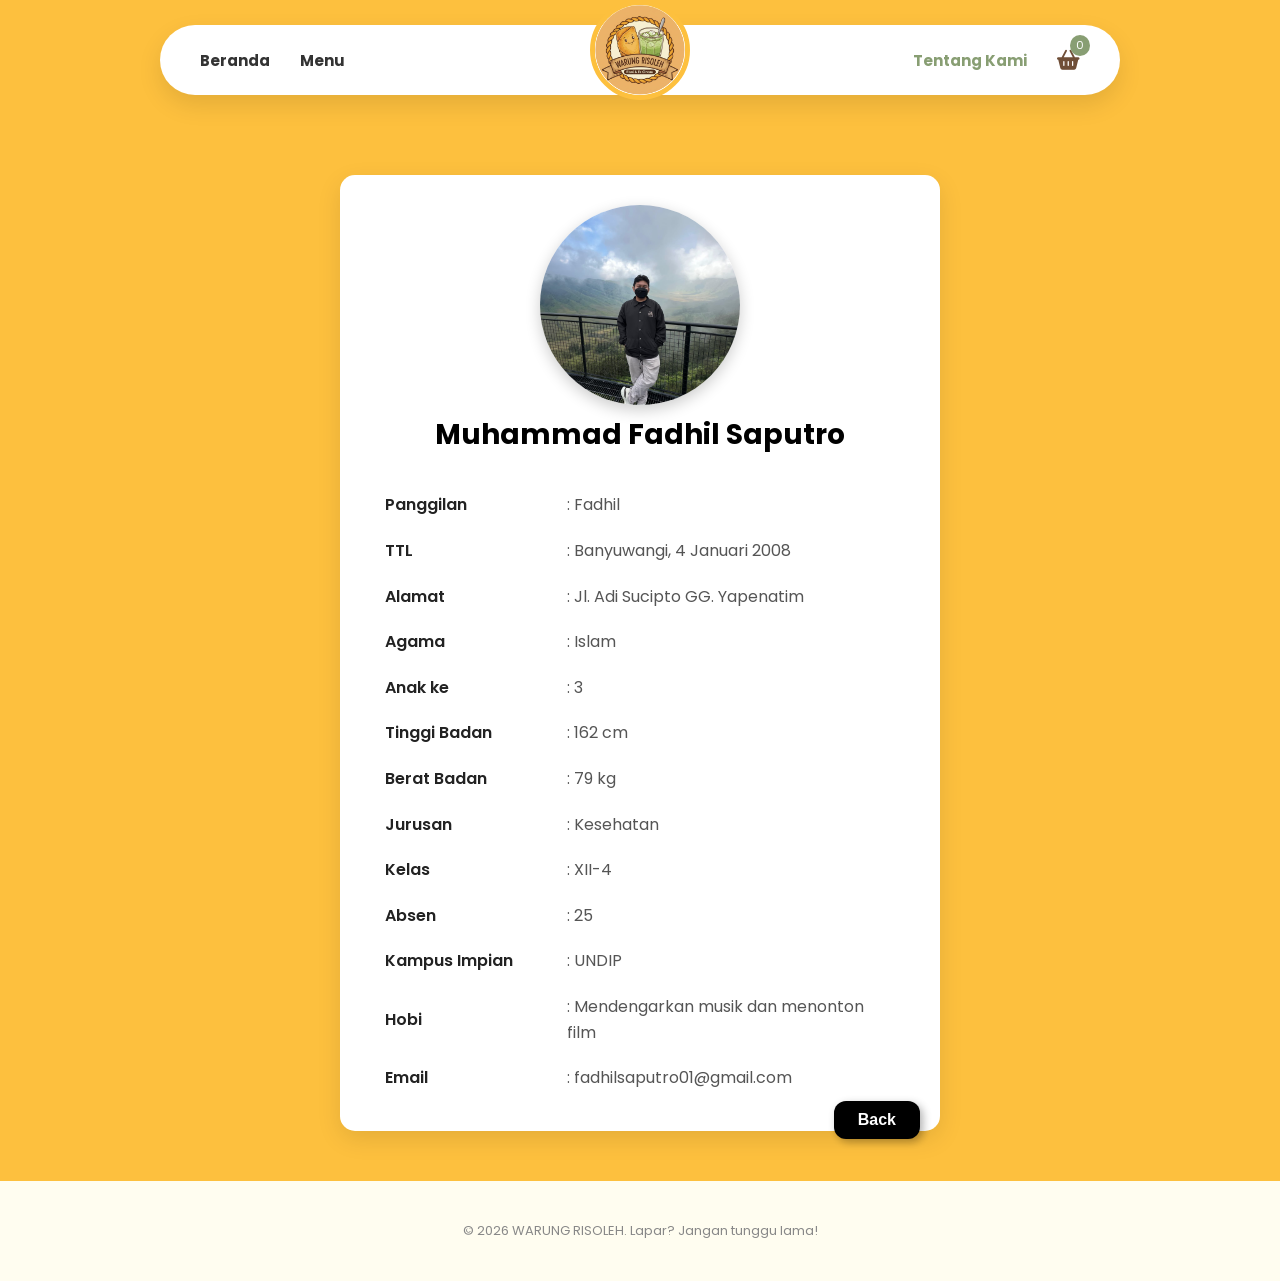
<file: profil-fadhil.html>
<!doctype html>
<html lang="id">
  <head>
    <meta charset="UTF-8" />
    <meta name="viewport" content="width=device-width, initial-scale=1.0" />
    <title>Tentang & Kontak | DAPUR MANIS</title>
    <link rel="stylesheet" href="style.css" /> 
    <link href="https://fonts.googleapis.com/css2?family=Playfair+Display:wght@700&family=Poppins:wght@300;400;600&display=swap" rel="stylesheet" />
    <link rel="stylesheet" href="https://cdnjs.cloudflare.com/ajax/libs/font-awesome/6.0.0/css/all.min.css">
    <style>
        .profile {
      max-width: 600px;
      margin: 20px auto;
      margin-bottom: 50px;
      line-height: 1.6;
      background-color: #ffffff;
      padding: 30px 40px;
      border-radius: 15px;
      box-shadow: 0 8px 25px rgba(0, 0, 0, 0.1);
      text-align: center;
      opacity: 0;
      transform: translateY(30px);
      animation: fadeIn 1.2s ease-out forwards;
    }
    .profile img {
      width: 200px;
      height: 200px;
      object-fit: cover;
      border-radius: 50%;
      box-shadow: 0 5px 15px rgba(0, 0, 0, 0.2);
    }
    .profile h3 {
      margin-bottom: 25px;
      font-size: 28px;
      color: #000000;
    }
    .table {
      width: 100%;
      margin: 0 auto;
      border-collapse: collapse;
      text-align: left;
    }
    .table td {
      padding: 10px 5px;
      font-size: 16px;
      color: #555;
    }
    .table td:first-child {
      font-weight: 600;
      width: 35%;
      color: #222;
    }
    @keyframes fadeIn {
      to {
        opacity: 1;
        transform: translateY(0);
      }
    }

    .btn-back {
    position: absolute;
    right: 20px;
    padding: 10px 24px;
    border: none;
    background-color: #000000;
    color: white;
    border-radius: 12px;
    cursor: pointer;
    font-weight: 700;
    font-size: 16px;
    box-shadow: 3px 3px 8px rgba(0, 0, 0, 0.3);
    transition: background-color 0.3s ease, box-shadow 0.3s ease;
  }

  .btn-back:hover {
    background-color: #333333;
    box-shadow: 4px 4px 12px rgba(0, 0, 0, 0.5);
  }
  </style>
</head>
  <body>

    <!-- Header & Navbar Kapsul -->
    <header class="top-header">
      <nav class="navbar-container">
        <div class="nav-pill">
          <div class="nav-left">
            <a href="index.html" >Beranda</a>
            <a href="produk.html">Menu</a>
          </div>
          
          <div class="nav-center">
            <div class="logo-circle" onclick="window.location.href='index.html'">
              <img src="logo risoleh.jpg" alt="Logo">
            </div>
          </div>
          
          <div class="nav-right">
             <a href="kontak.html" class="active">Tentang Kami</a>
            <div class="cart-trigger" onclick="openCart()">
              <i class="fa-solid fa-basket-shopping"></i>
              <span id="cart-count">0</span>
            </div>
          </div>
        </div>
      </nav>
    </header>

    <div class="profile">
        <img
          src="Fadhil.jpg"
          alt="Foto Profil Detail"
        />
        <h3>Muhammad Fadhil Saputro</h3>
        <table class="table">
                <tr>
                    <td>Panggilan</td>
                    <td>: Fadhil</td>
                </tr>
                <tr>
                    <td>TTL</td>
                    <td>: Banyuwangi, 4 Januari 2008</td>
                </tr>
                <tr>
                    <td>Alamat</td>
                    <td>: Jl. Adi Sucipto GG. Yapenatim</td>
                </tr>
                <tr>
                    <td>Agama</td>
                    <td>
                        : Islam</td>
                </tr>
                <tr>
                    <td>Anak ke</td>
                    <td>
                        : 3</td>
                </tr>
                <tr>
                    <td>Tinggi Badan</td>
                    <td>
                        : 162 cm</td>
                </tr>
                <tr>
                    <td>Berat Badan</td>
                    <td>
                        : 79 kg</td>
                </tr>
                <tr>
                    <td>Jurusan</td>
                    <td>
                        : Kesehatan</td>
                </tr>
                <tr>
                    <td>Kelas</td>
                    <td>
                        : XII-4</td>
                </tr>
                <tr>
                    <td>Absen</td>
                    <td>
                        : 25</td>
                </tr>
                <tr>
                    <td>Kampus Impian</td>
                    <td>
                        : UNDIP</td>
                </tr>
                <tr>
                    <td>Hobi</td>
                    <td>: Mendengarkan musik dan menonton film</td>
                </tr>
                <tr>
                    <td>Email</td>
                    <td>
                        : fadhilsaputro01@gmail.com</td>
                </tr>
            </table>
            <button class="btn-back" onclick="history.back()">Back</button>
    </div>
    
    <footer>
      <p>&copy; 2026 WARUNG RISOLEH. Lapar? Jangan tunggu lama!</p>
    </footer>
</file>
<file: style.css>
:root {
  --bakery-yellow: #fdc03e;
  --warm-brown: #6F4E37;
  --soft-cream: #fffdf0;
  --accent-green: #889E73;
}

* {
  margin: 0;
  padding: 0;
  box-sizing: border-box;
}

body {
  font-family: 'Poppins', sans-serif;
  background-color: var(--bakery-yellow);
  color: var(--warm-brown);
}

/* NAVBAR DESIGN */
.top-header {
  padding: 25px 0 60px;
}

.navbar-container {
  max-width: 1000px;
  margin: 0 auto;
  padding: 0 20px;
}

.nav-pill {
  background: white;
  height: 70px;
  border-radius: 50px;
  display: flex;
  align-items: center;
  justify-content: space-between;
  padding: 0 40px;
  box-shadow: 0 10px 25px rgba(0, 0, 0, 0.1);
  position: relative;
}

.nav-left,
.nav-right {
  display: flex;
  gap: 30px;
  flex: 1;
  align-items: center;
}

.nav-right {
  justify-content: flex-end;
}

.nav-pill a {
  text-decoration: none;
  color: var(--warm-brown);
  font-weight: 600;
  font-size: 15px;
  transition: 0.3s;
}

.nav-pill a.active,
.nav-pill a:hover {
  color: var(--accent-green);
}

.logo-circle {
  width: 100px;
  height: 100px;
  background: white;
  border-radius: 50%;
  position: absolute;
  top: -35px;
  left: 50%;
  transform: translateX(-50%);
  display: flex;
  align-items: center;
  justify-content: center;
  border: 5px solid var(--bakery-yellow);
  cursor: pointer;
  z-index: 100;
  margin-top: 10px;
  overflow: hidden;
}

.logo-circle img {
  width: 100%;
  height: 100%;
  object-fit: cover;
}

.nav-left a,
.nav-right a {
  text-decoration: none;
  color: #333;
  font-weight: bold;
}

.cart-trigger {
  position: relative;
  cursor: pointer;
  font-size: 20px;
  color: var(--warm-brown);
}

#cart-count {
  position: absolute;
  top: -10px;
  right: -10px;
  background: var(--accent-green);
  color: white;
  font-size: 11px;
  padding: 2px 6px;
  border-radius: 50%;
}

/* SLIDER */
.slider-container {
  width: 100%;
  height: 500px;
  position: relative;
  overflow: hidden;
  background: #eee;
  margin-top: -20px;
}

.slide {
  position: absolute;
  width: 100%;
  height: 100%;
  opacity: 0;
  transition: opacity 1s;
}

.slide.active {
  opacity: 1;
}

.slide img {
  width: 100%;
  height: 100%;
  object-fit: cover;
}

.slide-caption {
  position: absolute;
  bottom: 80px;
  left: 50px;
  color: white;
  text-shadow: 2px 2px 10px rgba(0, 0, 0, 0.5);
}

.slider-dots {
  position: absolute;
  bottom: 30px;
  width: 100%;
  text-align: center;
}

.dot {
  height: 12px;
  width: 12px;
  margin: 0 5px;
  background: rgba(255, 255, 255, 0.5);
  border-radius: 50%;
  display: inline-block;
  cursor: pointer;
}

.dot.active {
  background: white;
  width: 30px;
  border-radius: 10px;
}

/* BRAND DESC */
.brand-description {
  text-align: center;
  padding: 60px 20px;
  background: var(--bakery-yellow);
}

.line-deco {
  width: 60px;
  height: 3px;
  background: var(--warm-brown);
  margin: 20px auto;
}

.main-desc {
  max-width: 700px;
  margin: 0 auto;
  line-height: 1.8;
  font-weight: 300;
}

/* Container Utama Section */
.products-section {
  padding: 60px 0;
  display: flex;
  justify-content: center;
}

/* Wrapper untuk membagi kiri dan kanan */
.hero-content-wrapper {
  display: flex;
  align-items: center;
  justify-content: space-between;
  width: 100%;
  max-width: 1100px;
  gap: 40px;
}

/* Styling Tulisan di Kiri */
.hero-text {
  flex: 1;
}

.hero-text h1 {
  font-size: 2rem;
  font-weight: 800;
  color: #333;
  line-height: 1.2;
  margin-bottom: 20px;
}

.hero-text p {
  font-size: 1rem;
  color: #666;
  margin-bottom: 30px;
}

/* Styling Tombol */
.btn-pesan {
  display: inline-block;
  padding: 15px 35px;
  background-color: #ff4757;
  /* Warna merah menarik */
  color: white;
  text-decoration: none;
  font-weight: bold;
  border-radius: 50px;
  transition: all 0.3s ease;
  box-shadow: 0 4px 15px rgba(255, 71, 87, 0.3);
}

.btn-pesan:hover {
  background-color: #e84118;
  transform: translateY(-3px);
  box-shadow: 0 6px 20px rgba(255, 71, 87, 0.4);
}

/* Styling Gambar di Kanan */
.hero-image {
  flex: 1;
  display: flex;
  justify-content: center;
}

.hero-image img {
  width: 100%;
  max-width: 500px;
  /* Ukuran maksimal gambar */
  height: auto;
  border-radius: 20px;
  /* Membuat sudut gambar tumpul */
  /* box-shadow: 0 10px 30px rgba(0,0,0,0.1); Tambahkan bayangan jika suka */
}

/* RESPONSIVE: Agar bagus saat dibuka di HP */
@media (max-width: 768px) {
  .hero-content-wrapper {
    flex-direction: column-reverse;
    /* Gambar pindah ke atas di HP */
    text-align: center;
    padding: 20px;
  }

  .hero-text h1 {
    font-size: 2rem;
  }

  .hero-image img {
    max-width: 300px;
    margin-bottom: 30px;
  }
}

/* PRODUCT GRID */
.products-section {
  background: var(--soft-cream);
  padding: 80px 20px;
  border-radius: 50px 50px 0 0;
}

.section-title {
  text-align: center;
  font-family: 'Playfair Display';
  font-size: 2rem;
  margin-bottom: 50px;
}

.product-grid {
  display: grid;
  grid-template-columns: repeat(auto-fit, minmax(280px, 1fr));
  gap: 30px;
  max-width: 1200px;
  margin: 0 auto;
}

.product-card {
  background: white;
  border-radius: 20px;
  overflow: hidden;
  box-shadow: 0 10px 20px rgba(0, 0, 0, 0.05);
  transition: 0.3s;
}

.product-card:hover {
  transform: translateY(-10px);
}

.product-card img {
  width: 100%;
  height: 220px;
  object-fit: cover;
}

.product-info {
  padding: 20px;
  text-align: center;
}

.product-info h3 {
  font-size: 18px;
  margin-bottom: 10px;
}

.price {
  color: var(--accent-green);
  font-weight: 700;
  font-size: 1.1rem;
}

.btn-add {
  margin-top: 15px;
  width: 100%;
  padding: 10px;
  border: 1px solid var(--accent-green);
  background: transparent;
  color: var(--accent-green);
  border-radius: 10px;
  cursor: pointer;
  font-weight: 600;
  transition: 0.3s;
}

.btn-add:hover {
  background: var(--accent-green);
  color: white;
}

/* CART SIDEBAR */
.cart-sidebar {
  position: fixed;
  right: -400px;
  top: 0;
  width: 380px;
  height: 100%;
  background: white;
  z-index: 1000;
  box-shadow: -10px 0 30px rgba(0, 0, 0, 0.1);
  transition: 0.4s;
  display: flex;
  flex-direction: column;
}

.cart-sidebar.active {
  right: 0;
}

.cart-header {
  padding: 25px;
  border-bottom: 1px solid #eee;
  display: flex;
  justify-content: space-between;
}

.cart-items-list {
  flex: 1;
  overflow-y: auto;
  padding: 20px;
}

.cart-item {
  display: flex;
  gap: 15px;
  margin-bottom: 20px;
  align-items: center;
}

.cart-item img {
  width: 60px;
  height: 60px;
  border-radius: 10px;
  object-fit: cover;
}

.cart-item-info {
  flex: 1;
}

.cart-item-info h4 {
  font-size: 14px;
}

.btn-remove {
  color: #ff4d4d;
  cursor: pointer;
  border: none;
  background: none;
}

.cart-footer {
  padding: 25px;
  background: #fafafa;
}

.total-row {
  display: flex;
  justify-content: space-between;
  margin-bottom: 20px;
  font-weight: bold;
}

.btn-checkout {
  width: 100%;
  padding: 15px;
  background: #25D366;
  color: white;
  border: none;
  border-radius: 15px;
  font-weight: 600;
  cursor: pointer;
}

.cart-overlay {
  position: fixed;
  top: 0;
  left: 0;
  width: 100%;
  height: 100%;
  background: rgba(0, 0, 0, 0.5);
  display: none;
  z-index: 999;
}

/* Layout Utama */
.contact-grid {
  display: flex;
  justify-content: center;
  flex-wrap: wrap;
  /* Agar otomatis turun ke bawah jika layar sempit */
  gap: 20px;
  max-width: 1000px;
  margin: 0 auto;
}

/* Styling Kotak Kontak */
.contact-card {
  background: white;
  width: 250px;
  padding: 25px;
  border-radius: 20px;
  text-align: center;
  text-decoration: none;
  /* Menghilangkan garis bawah link */
  color: #333;
  /* Warna teks */
  box-shadow: 0 5px 15px rgba(0, 0, 0, 0.08);
  transition: transform 0.3s ease, box-shadow 0.3s ease;
  display: flex;
  flex-direction: column;
  align-items: center;
  cursor: pointer;
}

/* Efek saat Kotak Disentuh Mouse */
.contact-card:hover {
  transform: translateY(-8px);
  /* Kotak naik sedikit */
  box-shadow: 0 10px 25px rgba(0, 0, 0, 0.15);
}

/* Menghilangkan efek hover pada Jam Operasional */
.contact-card.no-hover {
  cursor: default;
}

.contact-card.no-hover:hover {
  transform: none;
}

/* Ikon Styling */
.contact-card i {
  font-size: 45px;
  margin-bottom: 15px;
}

.contact-card h4 {
  margin: 10px 0;
  font-size: 1.1rem;
  font-weight: bold;
}

.contact-card p {
  font-size: 0.9rem;
  color: #666;
  margin: 0;
}

footer {
  padding: 40px;
  text-align: center;
  font-size: 13px;
  color: #888;
  background: var(--soft-cream);
}

/* RESPONSIVE: Perbaikan Navbar untuk layar HP */
@media (max-width: 768px) {

  /* 1. Kurangi padding dalam kapsul agar ruang lebih lega */
  .nav-pill {
    padding: 0 15px;
    /* Awalnya 40px */
    height: 60px;
  }

  /* 2. Perkecil ukuran logo dan sesuaikan posisinya */
  .logo-circle {
    width: 65px;
    /* Awalnya 100px */
    height: 65px;
    top: -15px;
    /* Sesuaikan agar tidak terlalu ke atas */
    border-width: 3px;
    /* Tipiskan sedikit border kuningnya */
  }

  /* 3. Kurangi jarak (gap) antar menu */
  .nav-left,
  .nav-right {
    gap: 15px;
    /* Awalnya 30px */
  }

  /* 4. Kecilkan sedikit ukuran huruf menu */
  .nav-pill a {
    font-size: 13px;
    /* Awalnya 15px */
  }

  /* Posisikan ulang sedikit keranjang jika diperlukan */
  .cart-trigger {
    font-size: 18px;
  }
}

/* RESPONSIVE UNTUK LAYAR SANGAT KECIL (Dibawah 400px) */
@media (max-width: 400px) {

  .nav-left,
  .nav-right {
    gap: 10px;
  }

  .nav-pill a {
    font-size: 12px;
  }
}
</file>
